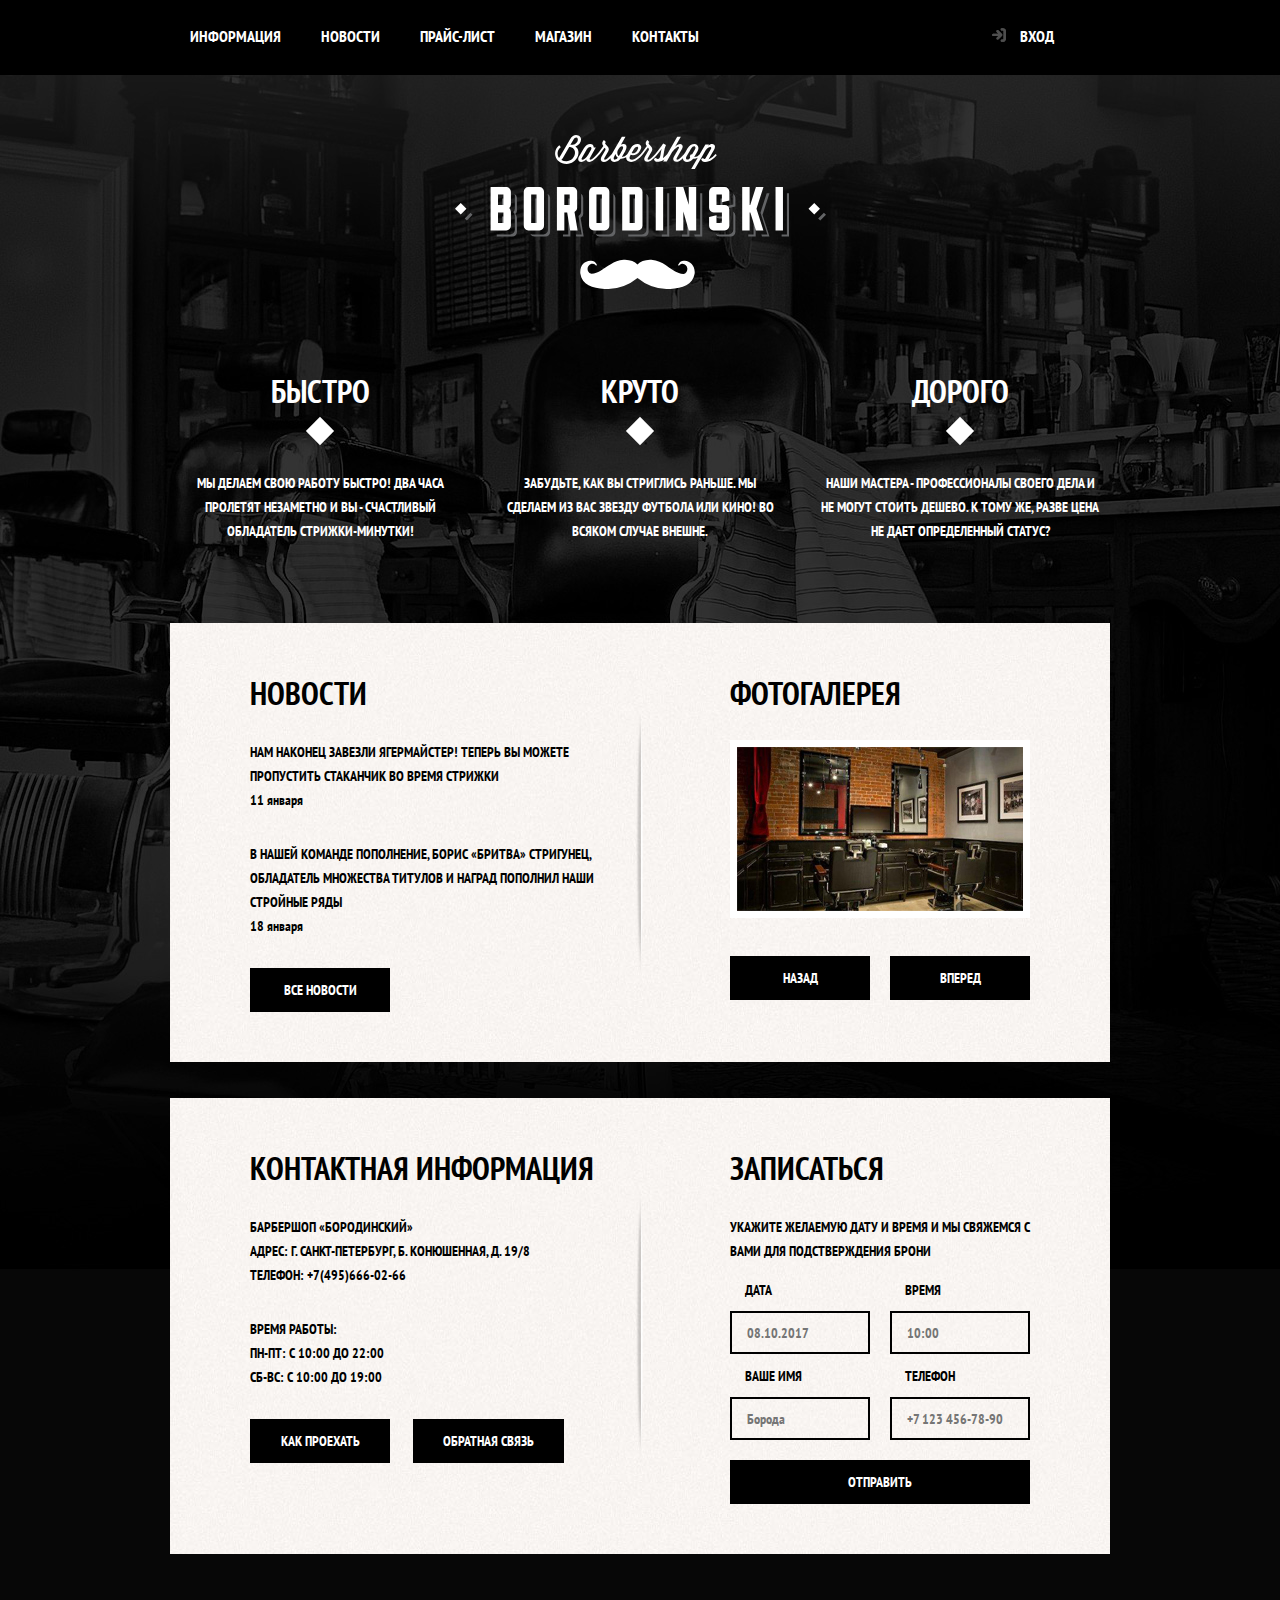
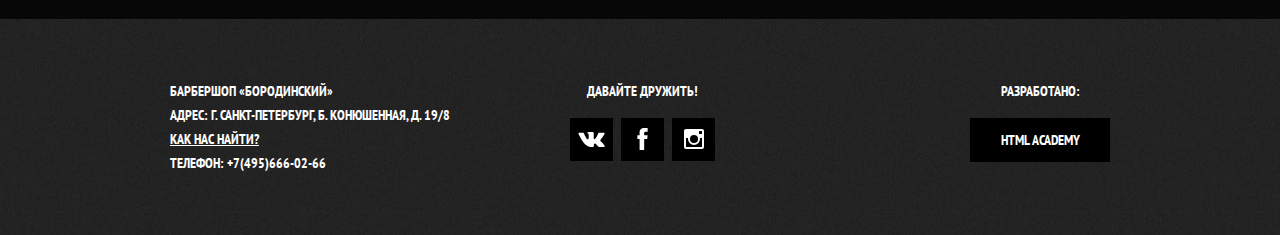
<file: index.html>
<!DOCTYPE html>
<html lang="ru">
  <head>
    <meta charset="utf-8">
    <title>HTML Academy: Барбершоп</title>
    <link href="https://fonts.googleapis.com/css?family=PT+Sans+Narrow:400,700&amp;subset=cyrillic" rel="stylesheet">
    <link href="css/normalize.css" rel="stylesheet">
    <link href="css/style.css" rel="stylesheet">
  </head>
  <body>
    <header class="main-header">
      <nav class="main-navigation">
        <div class="main-navigation-wrapper container">
          <ul class="site-navigation">
            <li><a href="info.html">Информация</a></li>
            <li><a href="news.html">Новости</a></li>
            <li><a href="price.html">Прайс-лист</a></li>
            <li><a href="catalog.html">Магазин</a></li>
            <li><a href="contacts.html">Контакты</a></li>
          </ul>
          <ul class="user-navigation">
            <li><a class="login-link" href="login.html">Вход</a></li>
          </ul>
        </div>
      </nav>
    </header>

    <main class="container">
      <a class="main-header-logo">
        <img src="img/index-logo.svg" alt="Логотип барбершопа «Бородинский»" width="371" height="155">
      </a>
      <h1 class="visually-hidden">Барбершоп «Бородинский»</h1>
      <section class="features">
        <h2 class="visually-hidden">Преимущества</h2>
        <ul class="features-list">
          <li class="feature-item">
            <h3>Быстро</h3>
            <p>
              Мы делаем свою работу быстро! Два часа пролетят незаметно и вы - счастливый обладатель стрижки-минутки!
            </p>
          </li>
          <li class="feature-item">
            <h3>Круто</h3>
            <p>
              Забудьте, как вы стриглись раньше. Мы сделаем из вас звезду футбола или кино! Во всяком случае внешне.
            </p>
          </li>
          <li class="feature-item">
            <h3>Дорого</h3>
            <p>
              Наши мастера - профессионалы своего дела и не могут стоить дешево. К тому же, разве цена не дает определенный статус?
            </p>
          </li>
        </ul>
      </section>
      <div class="index-column">
        <section class="news">
          <h2>Новости</h2>
          <ul class="news-list">
            <li class="news-item">
              <p>
                Нам наконец завезли ягермайстер! Теперь вы можете пропустить стаканчик во время стрижки
              </p>
              <time datetime="2018-01-11">11 января</time>
            </li>
            <li class="news-item">
              <p>
                В нашей команде пополнение, Борис «Бритва» Стригунец, обладатель множества титулов и наград пополнил наши стройные ряды
              </p>
              <time datetime="2018-01-18">18 января</time>
            </li>
          </ul>
          <a class="button" href="news.html">Все новости</a>
        </section>
        <section class="gallery">
          <h2>Фотогалерея</h2>
          <div class="gallery-wrapper">
            <figure class="gallery-content">
              <a href="#"><img src="img/interior.jpg" alt="Фото салона" width="286" height="164"></a>
            </figure>
            <button class="button gallery-button gallery-button-back" type="button">Назад</button>
            <button class="button gallery-button gallery-button-next" type="button">Вперед</button>
          </div>
        </section>
      </div>
      <div class="index-column">
        <section class="contacts">
          <h2>Контактная информация</h2>
          <p>
            Барбершоп «Бородинский»<br>
            Адрес: г. Санкт-Петербург, Б. Конюшенная, д. 19/8<br>
            Телефон: +7(495)666-02-66
          </p>
          <p>
            Время работы:<br>
            Пн-Пт: с 10:00 до 22:00<br>
            Сб-Вс: с 10:00 до 19:00
          </p>
          <a class="button" href="map.html">Как проехать</a>
          <a class="button" href="contacts.html">Обратная связь</a>
        </section>
        <section class="appointment">
          <h2>Записаться</h2>
          <p class="appointment-info">
            Укажите желаемую дату и время и мы свяжемся с вами для подстверждения брони
          </p>
          <form class="appointment-form" action="https://echo.htmlacademy.ru" method="post">
            <p class="appointment-item">
              <label for="date">Дата</label>
              <input type="text" name="date" value="" placeholder="08.10.2017" id="date">
            </p>
            <p class="appointment-item">
              <label for="time">Время</label>
              <input type="text" name="time" value="" placeholder="10:00" id="time">
            </p>
            <p class="appointment-item">
              <label for="name">Ваше имя</label>
              <input type="text" name="name" value="" placeholder="Борода" id="name">
            </p>
            <p class="appointment-item">
              <label for="phone">Телефон</label>
              <input type="tel" name="tel" value="" placeholder="+7 123 456-78-90" id="phone">
            </p>
            <button class="button appointment-button" type="submit">Отправить</button>
           </form>
        </section>
      </div>
    </main>
    <footer class="general-footer">
      <div class="general-footer-wrapper container">
        <p class="footer-contacts">
          Барбершоп «Бородинский»<br>
          Адрес: г. Санкт-Петербург, Б. Конюшенная, д. 19/8<br>
          <a href="map.html">Как нас найти?</a><br>
          Телефон: +7(495)666-02-66
        </p>
        <div class="footer-social">
          <span>Давайте дружить!</span>
          <ul>
            <li>
              <a class="social-button" href="#"><span class="visually-hidden">Вконтакте</span>
                <svg xmlns="http://www.w3.org/2000/svg" width="27" height="15" viewBox="0 0 26.14 14.91">
                  <path d="M26 13.47l-.09-.17a13.55 13.55 0 0 0-2.6-3q-.87-.83-1.1-1.12A1 1 0 0 1 22 8a10.27 10.27 0 0 1 1.22-1.78l.88-1.16q2.35-3.13 2-4L26 .94a.8.8 0 0 0-.4-.22 2.14 2.14 0 0 0-.87 0h-3.92a.51.51 0 0 0-.27 0h-.3a.6.6 0 0 0-.15.14.93.93 0 0 0-.14.24 22.22 22.22 0 0 1-1.46 3.06q-.5.84-.93 1.46a7 7 0 0 1-.71.91 4.94 4.94 0 0 1-.52.47q-.23.18-.35.15l-.23-.05a.9.9 0 0 1-.31-.33 1.49 1.49 0 0 1-.16-.53v-.55-.65-.57-1.12-1-.75a3.14 3.14 0 0 0 0-.62 2.12 2.12 0 0 0-.14-.44.73.73 0 0 0-.28-.33 1.57 1.57 0 0 0-.46-.18A9 9 0 0 0 12.57 0a8.93 8.93 0 0 0-3.25.33 1.83 1.83 0 0 0-.52.41q-.25.3-.07.33a1.67 1.67 0 0 1 1.16.59l.08.16a2.6 2.6 0 0 1 .19.63 6.32 6.32 0 0 1 .12 1 10.59 10.59 0 0 1 0 1.7q-.07.71-.13 1.1a2.21 2.21 0 0 1-.18.64 2.69 2.69 0 0 1-.16.3l-.07.07a1 1 0 0 1-.37.07.86.86 0 0 1-.46-.19 3.27 3.27 0 0 1-.56-.52 7 7 0 0 1-.66-.93q-.37-.6-.76-1.42l-.22-.39q-.2-.38-.56-1.11t-.62-1.43A.9.9 0 0 0 5.2.9h-.07a.93.93 0 0 0-.22-.16A1.44 1.44 0 0 0 4.6.65L.87.68A1 1 0 0 0 .1.94L0 1a.44.44 0 0 0 0 .22 1.08 1.08 0 0 0 .08.37Q.9 3.53 1.86 5.31t1.66 2.87Q4.23 9.27 5 10.24t1 1.24l.37.41.34.33a8.06 8.06 0 0 0 1 .78 16.34 16.34 0 0 0 1.4.9 7.6 7.6 0 0 0 1.79.72 6.19 6.19 0 0 0 2 .22h1.57a1.08 1.08 0 0 0 .72-.3l.05-.07a.9.9 0 0 0 .1-.25 1.38 1.38 0 0 0 0-.37 4.48 4.48 0 0 1 .09-1.05 2.77 2.77 0 0 1 .23-.71 1.74 1.74 0 0 1 .29-.4 1.19 1.19 0 0 1 .23-.2h.11a.86.86 0 0 1 .77.21 4.52 4.52 0 0 1 .83.79q.39.47.93 1.05a6.41 6.41 0 0 0 1 .87l.27.16a3.31 3.31 0 0 0 .71.3 1.53 1.53 0 0 0 .76.07l3.48-.05a1.58 1.58 0 0 0 .8-.17.68.68 0 0 0 .34-.37 1.06 1.06 0 0 0 0-.46 1.71 1.71 0 0 0-.1-.36z" fill="#fff">
                  </path>
                </svg>
              </a>
            </li>
            <li>
              <a class="social-button" href="#"><span class="visually-hidden">Фейсбук</span>
                <svg xmlns="http://www.w3.org/2000/svg" width="19" height="22" viewBox="0 0 10.15 21.74">
                  <path d="M3.34 1.12A4.77 4.77 0 0 1 6.53 0h3.61v3.81H7.81a1.07 1.07 0 0 0-1.09.83v2.55h3.42c-.08 1.23-.24 2.45-.41 3.67h-3v10.87H2.21V10.86H0V7.21h2.19V3.66a3.83 3.83 0 0 1 1.15-2.54z" fill="#fff">
                  </path>
              </a>
            </li>
            <li>
              <a class="social-button" href="#"><span class="visually-hidden">Инстаграм</span>
                <svg xmlns="http://www.w3.org/2000/svg" width="20" height="20" viewBox="0 0 20 20">
                  <path d="M18 0H2a2 2 0 0 0-2 2v16a2 2 0 0 0 2 2h16a2 2 0 0 0 2-2V2a2 2 0 0 0-2-2zm-8 6a4 4 0 1 1-4 4 4 4 0 0 1 4-4zM2.5 18a.47.47 0 0 1-.5-.5V9h2.1a3.4 3.4 0 0 0-.1 1 6 6 0 1 0 12 0 3.4 3.4 0 0 0-.1-1H18v8.5a.47.47 0 0 1-.5.5zM18 4.5a.47.47 0 0 1-.5.5h-2a.47.47 0 0 1-.5-.5v-2a.47.47 0 0 1 .5-.5h2a.47.47 0 0 1 .5.5z" fill="#fff">
                  </path>
                </svg>
              </a>
            </li>
          </ul>
        </div>
        <div class="footer-devs">
          <span>Разработано:</span>
          <a class="button" href="https://htmlacademy.ru">HTML Academy</a>
        </div>
      </div>
    </footer>
    <section class="modal modal-login">
      <h2>Личный кабинет</h2>
      <p>Введите пожалуйста свой логин и пароль</p>
      <form class="login-form" action="https://echo.htmlacademy.ru" method="post">
        <p>
          <label class="visually-hidden" for="user-login">Логин</label>
          <input class="login-icon-user" type="text" name="login" id="user-login" placeholder="Логин">
        </p>
        <p>
          <label class="visually-hidden" for="user-password">Пароль</label>
          <input class="login-icon-password" type="password" name="password" id="user-password" placeholder="Пароль">
        </p>
        <p>
          <label class="login-checkbox">
            <input type="checkbox" name="remember" checked>
            Запомнить меня
          </label>
          <a class="restore" href="#">Я забыл пароль</a>
        </p>
        <button class="button button-login" type="submit">Войти</button>
      </form>
      <button class="modal-close" type="button">Закрыть</button>
    </section>
    <section class="modal modal-map">
      <h2 class="visually-hidden">Как до нас добраться</h2>
      <img class="map" src="img/map.jpg" alt="Офис компании по адресу ул. Большая Конюшенная 19/8, Санкт-Петербург" width="780" height="574">
      <button class="modal-close" type="button">Закрыть</button>
    </section>
  </body>
</html>
</file>
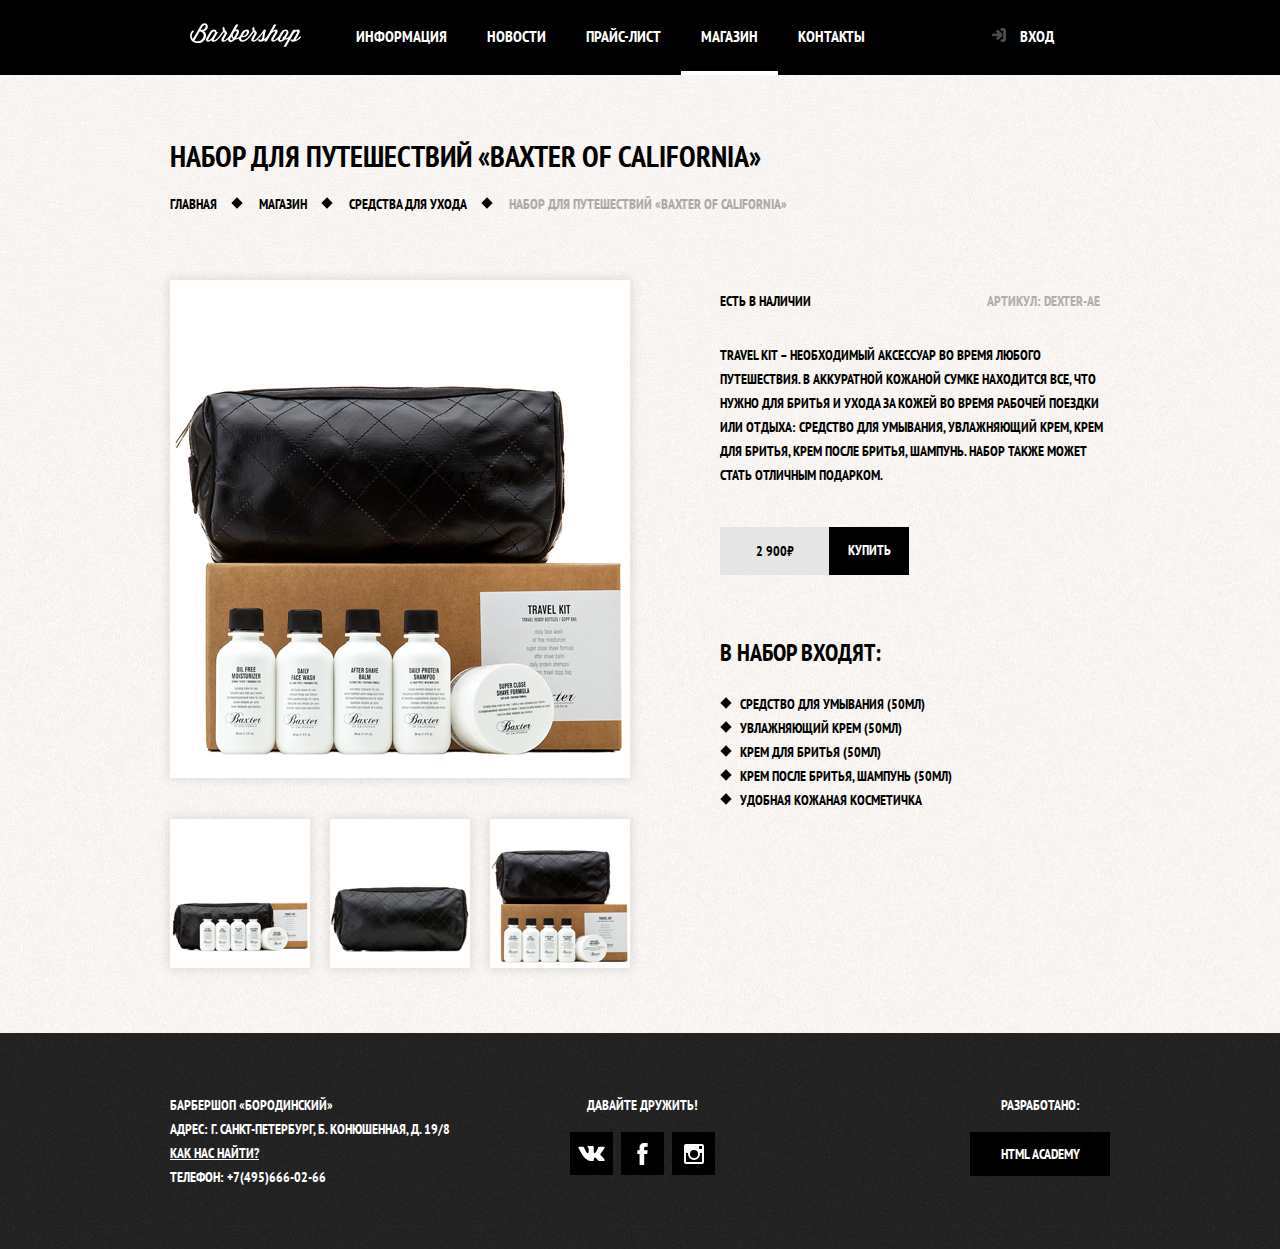
<file: catalog-item.html>
<!DOCTYPE html>
<html lang="ru">
  <head>
    <meta charset="utf-8">
    <title>Набор для путешествий «Baxter of California»</title>
    <link href="https://fonts.googleapis.com/css?family=PT+Sans+Narrow:400,700&amp;subset=cyrillic" rel="stylesheet">
    <link href="css/normalize.css" rel="stylesheet">
    <link href="css/style.css" rel="stylesheet">
  </head>
  <body class="inner-page">
    <header class="main-header">
      <nav class="main-navigation">
        <div class="main-navigation-wrapper container">
          <a class="general-header-logo" href="index.html">
            <img src="img/logo.svg" alt="Логотип барбершопа «Бородинский»" width="111" height="24">
          </a>
        <ul class="site-navigation">
          <li><a href="info.html">Информация</a></li>
          <li><a href="news.html">Новости</a></li>
          <li><a href="price.html">Прайс-лист</a></li>
          <li class="site-navigation-current"><a href="catalog.html">Магазин</a></li>
          <li><a href="contacts.html">Контакты</a></li>
        </ul>
        <ul class="user-navigation">
          <li><a class="login-link" href="login.html">Вход</a></li>
        </ul>
      </nav>
    </header>
    <main class="container">
      <h1 class="page-title">Набор для путешествий «Baxter of California»</h1>
      <ul class="breadcrumbs">
        <li><a href="index.html">Главная</a></li>
        <li><a href="shop.html">Магазин</a></li>
        <li><a href="catalog.html">Средства для ухода</a></li>
        <li class="breadcrumbs-current">Набор для путешествий «Baxter of California»</li>
      </ul>
      <div class="catalog-columns">
        <section class="item-photos">
          <h2 class="visually-hidden">Изображение товара</h2>
          <p><img class="item-photo-full" src="img/product-big.png" alt="Фото набора со всеми продуктами" width="460" height="498"></p>
          <ul class="item-photo-preview">
            <li><img src="img/product-small-1.png" alt="Фото набора поменьше 1" width="140" height="149"></li>
            <li><img src="img/product-small-2.png" alt="Фото набора поменьше 2" "140" height="149"></li>
            <li><img src="img/product-small-3.png" alt="Фото набора поменьше 3" "140" height="149"></li>
          </ul>
        </section>
        <section class="item-info">
          <h2 class="visually-hidden">О товаре</h2>
          <div class="item-additional">
            <p class="item-availability">Есть в наличии</p>
            <p class="item-article">Артикул: dexter-ae</p>
          </div>
          <p class="item-description">Travel Kit – необходимый аксессуар во время любого путешествия. В аккуратной кожаной сумке находится все, что нужно для бритья и ухода за кожей во время рабочей поездки или отдыха: средство для умывания, увлажняющий крем, крем для бритья, крем после бритья, шампунь. Набор также может стать отличным подарком.</p>
          <p class="item-price">
            <span>2 900₽</span>
            <a class="button" href="#">Купить</a>
          </p>
          <h3>В набор входят:</h3>
          <ul>
            <li>Средство для умывания (50мл)</li>
            <li>Увлажняющий крем (50мл)</li>
            <li>Крем для бритья (50мл)</li>
            <li>Крем после бритья, шампунь (50мл)</li>
            <li>Удобная кожаная косметичка</li>
          </ul>
        </section>
      </div>
    </main>
    <footer class="general-footer">
      <div class="general-footer-wrapper container">
        <p class="footer-contacts">
          Барбершоп «Бородинский»<br>
          Адрес: г. Санкт-Петербург, Б. Конюшенная, д. 19/8<br>
          <a href="map.html">Как нас найти?</a><br>
          Телефон: +7(495)666-02-66
        </p>
        <div class="footer-social">
          <span>Давайте дружить!</span>
          <ul>
            <li>
              <a class="social-button" href="#"><span class="visually-hidden">Вконтакте</span>
                <svg xmlns="http://www.w3.org/2000/svg" width="27" height="15" viewBox="0 0 26.14 14.91">
                  <path d="M26 13.47l-.09-.17a13.55 13.55 0 0 0-2.6-3q-.87-.83-1.1-1.12A1 1 0 0 1 22 8a10.27 10.27 0 0 1 1.22-1.78l.88-1.16q2.35-3.13 2-4L26 .94a.8.8 0 0 0-.4-.22 2.14 2.14 0 0 0-.87 0h-3.92a.51.51 0 0 0-.27 0h-.3a.6.6 0 0 0-.15.14.93.93 0 0 0-.14.24 22.22 22.22 0 0 1-1.46 3.06q-.5.84-.93 1.46a7 7 0 0 1-.71.91 4.94 4.94 0 0 1-.52.47q-.23.18-.35.15l-.23-.05a.9.9 0 0 1-.31-.33 1.49 1.49 0 0 1-.16-.53v-.55-.65-.57-1.12-1-.75a3.14 3.14 0 0 0 0-.62 2.12 2.12 0 0 0-.14-.44.73.73 0 0 0-.28-.33 1.57 1.57 0 0 0-.46-.18A9 9 0 0 0 12.57 0a8.93 8.93 0 0 0-3.25.33 1.83 1.83 0 0 0-.52.41q-.25.3-.07.33a1.67 1.67 0 0 1 1.16.59l.08.16a2.6 2.6 0 0 1 .19.63 6.32 6.32 0 0 1 .12 1 10.59 10.59 0 0 1 0 1.7q-.07.71-.13 1.1a2.21 2.21 0 0 1-.18.64 2.69 2.69 0 0 1-.16.3l-.07.07a1 1 0 0 1-.37.07.86.86 0 0 1-.46-.19 3.27 3.27 0 0 1-.56-.52 7 7 0 0 1-.66-.93q-.37-.6-.76-1.42l-.22-.39q-.2-.38-.56-1.11t-.62-1.43A.9.9 0 0 0 5.2.9h-.07a.93.93 0 0 0-.22-.16A1.44 1.44 0 0 0 4.6.65L.87.68A1 1 0 0 0 .1.94L0 1a.44.44 0 0 0 0 .22 1.08 1.08 0 0 0 .08.37Q.9 3.53 1.86 5.31t1.66 2.87Q4.23 9.27 5 10.24t1 1.24l.37.41.34.33a8.06 8.06 0 0 0 1 .78 16.34 16.34 0 0 0 1.4.9 7.6 7.6 0 0 0 1.79.72 6.19 6.19 0 0 0 2 .22h1.57a1.08 1.08 0 0 0 .72-.3l.05-.07a.9.9 0 0 0 .1-.25 1.38 1.38 0 0 0 0-.37 4.48 4.48 0 0 1 .09-1.05 2.77 2.77 0 0 1 .23-.71 1.74 1.74 0 0 1 .29-.4 1.19 1.19 0 0 1 .23-.2h.11a.86.86 0 0 1 .77.21 4.52 4.52 0 0 1 .83.79q.39.47.93 1.05a6.41 6.41 0 0 0 1 .87l.27.16a3.31 3.31 0 0 0 .71.3 1.53 1.53 0 0 0 .76.07l3.48-.05a1.58 1.58 0 0 0 .8-.17.68.68 0 0 0 .34-.37 1.06 1.06 0 0 0 0-.46 1.71 1.71 0 0 0-.1-.36z" fill="#fff">
                  </path>
                </svg>
              </a>
            </li>
            <li>
              <a class="social-button" href="#"><span class="visually-hidden">Фейсбук</span>
                <svg xmlns="http://www.w3.org/2000/svg" width="19" height="22" viewBox="0 0 10.15 21.74">
                  <path d="M3.34 1.12A4.77 4.77 0 0 1 6.53 0h3.61v3.81H7.81a1.07 1.07 0 0 0-1.09.83v2.55h3.42c-.08 1.23-.24 2.45-.41 3.67h-3v10.87H2.21V10.86H0V7.21h2.19V3.66a3.83 3.83 0 0 1 1.15-2.54z" fill="#fff">
                  </path>
              </a>
            </li>
            <li>
              <a class="social-button" href="#"><span class="visually-hidden">Инстаграм</span>
                <svg xmlns="http://www.w3.org/2000/svg" width="20" height="20" viewBox="0 0 20 20">
                  <path d="M18 0H2a2 2 0 0 0-2 2v16a2 2 0 0 0 2 2h16a2 2 0 0 0 2-2V2a2 2 0 0 0-2-2zm-8 6a4 4 0 1 1-4 4 4 4 0 0 1 4-4zM2.5 18a.47.47 0 0 1-.5-.5V9h2.1a3.4 3.4 0 0 0-.1 1 6 6 0 1 0 12 0 3.4 3.4 0 0 0-.1-1H18v8.5a.47.47 0 0 1-.5.5zM18 4.5a.47.47 0 0 1-.5.5h-2a.47.47 0 0 1-.5-.5v-2a.47.47 0 0 1 .5-.5h2a.47.47 0 0 1 .5.5z" fill="#fff">
                  </path>
                </svg>
              </a>
            </li>
          </ul>
        </div>
        <div class="footer-devs">
          <span>Разработано:</span>
          <a class="button" href="https://htmlacademy.ru">HTML Academy</a>
        </div>
      </div>
    </footer>
    <section class="modal modal-login">
      <h2>Личный кабинет</h2>
      <p>Введите пожалуйста свой логин и пароль</p>
      <form class="login-form" action="https://echo.htmlacademy.ru" method="post">
        <p>
          <label class="visually-hidden" for="user-login">Логин</label>
          <input class="login-icon-user" type="text" name="login" id="user-login" placeholder="Логин">
        </p>
        <p>
          <label class="visually-hidden" for="user-password">Пароль</label>
          <input class="login-icon-password" type="password" name="password" id="user-password" placeholder="Пароль">
        </p>
        <p>
          <label>
            <input type="checkbox" name="remember" checked>
            Запомнить меня
          </label>
          <a class="restore" href="#">Я забыл пароль</a>
        </p>
        <button class="button button-login" type="submit">Войти</button>
      </form>
      <button class="modal-close" type="button">Закрыть</button>
    </section>
  </body>
</html>
</file>
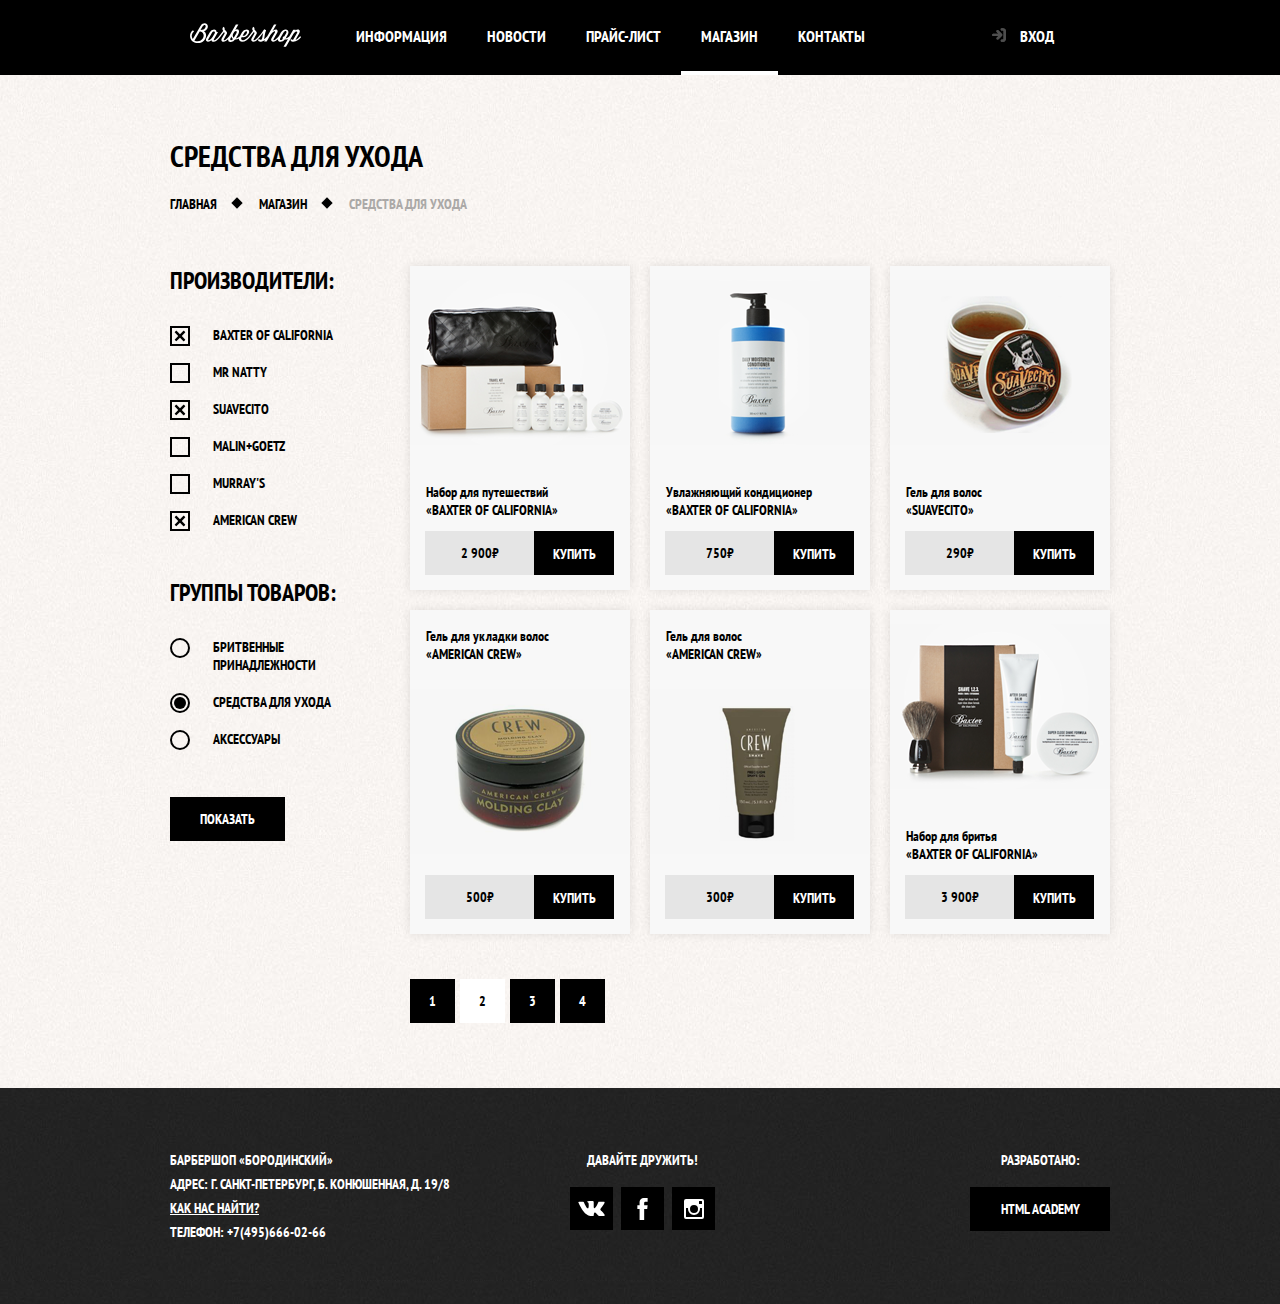
<file: catalog.html>
<!DOCTYPE html>
<html lang="ru">
  <head>
    <meta charset="utf-8">
    <title>Средства для ухода</title>
    <link href="https://fonts.googleapis.com/css?family=PT+Sans+Narrow:400,700&amp;subset=cyrillic" rel="stylesheet">
    <link href="css/normalize.css" rel="stylesheet">
    <link href="css/style.css" rel="stylesheet">
  </head>
  <body class="inner-page">
    <header class="main-header">
      <nav class="main-navigation">
        <div class="main-navigation-wrapper container">
          <a class="general-header-logo" href="index.html">
            <img src="img/logo.svg" alt="Логотип барбершопа «Бородинский»" width="111" height="24">
          </a>
          <ul class="site-navigation">
            <li><a href="info.html">Информация</a></li>
            <li><a href="news.html">Новости</a></li>
            <li><a href="price.html">Прайс-лист</a></li>
            <li class="site-navigation-current"><a href="catalog.html">Магазин</a></li>
            <li><a href="contacts.html">Контакты</a></li>
          </ul>
          <ul class="user-navigation">
            <li><a class="login-link" href="login.html">Вход</a></li>
          </ul>
        </div>
      </nav>
    </header>
    <main class="container">
      <h1 class="page-title">Средства для ухода</h1>
      <ul class="breadcrumbs">
        <li><a href="index.html">Главная</a></li>
        <li><a href="shop.html">Магазин</a></li>
        <li class="breadcrumbs-current">Средства для ухода</li>
      </ul>
      <div class="catalog-columns">
        <section class="filters">
          <h2 class="visually-hidden">Фильтр товаров</h2>
          <form action="https://echo.htmlacademy.ru" method="post">
            <fieldset>
              <legend>Производители:</legend>
              <ul>
                <li class="filter-option">
                  <input class="visually-hidden filter-input filter-input-checkbox" id="filter-baxter-of-california" name="baxter-of-california" type="checkbox" checked>
                  <label for="filter-baxter-of-california">Baxter of California</label>
                </li>
                <li class="filter-option">
                  <input class="visually-hidden filter-input filter-input-checkbox" id="filter-mr-natty" name="mr-natty" type="checkbox">
                  <label for="filter-mr-natty">Mr Natty</label>
                </li>
                <li class="filter-option">
                  <input class="visually-hidden filter-input filter-input-checkbox" id="filter-suavecito" name="suavecito" type="checkbox" checked>
                  <label for="filter-suavecito">Suavecito</label>
                </li>
                <li class="filter-option">
                  <input class="visually-hidden filter-input filter-input-checkbox" id="filter-malin-goetz" name="malin-goetz" type="checkbox">
                  <label for="filter-malin-goetz">Malin+Goetz</label>
                </li>
                <li class="filter-option">
                  <input class="visually-hidden filter-input filter-input-checkbox" id="filter-murrays" name="murrays" type="checkbox">
                  <label for="filter-murrays">Murray's</label>
                </li>
                <li class="filter-option">
                  <input class="visually-hidden filter-input filter-input-checkbox" id="filter-american-crew" name="american-crew" type="checkbox" checked>
                  <label for="filter-american-crew">American Crew</label>
                </li>
              </ul>
            </fieldset>
            <fieldset>
              <legend>Группы товаров:</legend>
              <ul>
                <li class="filter-option">
                  <input class="visually-hidden filter-input filter-input-radio" type="radio" name="product-type" value="shaving" id="filter-shaving">
                  <label for="filter-shaving">Бритвенные принадлежности</label>
                </li>
                <li class="filter-option">
                  <input class="visually-hidden filter-input filter-input-radio" type="radio" name="product-type" value="care" id="filter-care" checked>
                  <label for="filter-care">Средства для ухода</label>
                </li>
                <li class="filter-option">
                  <input class="visually-hidden filter-input filter-input-radio" type="radio" name="product-type" value="accessories" id="filter-accessories">
                  <label for="filter-accessories">Аксессуары</label>
                </li>
              </ul>
            </fieldset>
            <button class="button filter-button" type="submit">Показать</button>
          </form>
        </section>
        <section class="items">
          <h2 class="visually-hidden">Средства для ухода</h2>
          <ul class="item-list">
            <li class="item-card">
              <a href="catalog-item.html">
                <h3>
                  <span class="item-class">Набор для путешествий</span>
                  <span class="item-title">«Baxter of California»</span>
                </h3>
                <p>
                  <img class="item-pic" src="img/item-pic-1.png" alt="Набор для путешествий" width="220" height="165">
                </p>
              </a>
              <span class="item-price">
                <b>2 900₽</b>
                <a class="button" href="#">Купить</a>
              </span>
            </li>
            <li class="item-card">
              <a href="catalog-item.html">
                <h3>
                  <span class="item-class">Увлажняющий кондиционер</span>
                  <span class="item-title">«Baxter of California»</span>
                </h3>
                <p>
                  <img class="item-pic" src="img/item-pic-2.png" alt="Увлажняющий кондиционер" width="220" height="165">
                </p>
              </a>
              <span class="item-price">
                <b>750₽</b>
                <a class="button" href="#">Купить</a>
              </span>
            </li>
            <li class="item-card">
              <a href="catalog-item.html">
                <h3>
                  <span class="item-class">Гель для волос</span>
                  <span class="item-title">«Suavecito»</span>
                </h3>
                <p>
                  <img class="item-pic" src="img/item-pic-3.png" alt="Гель для волос" width="220" height="165">
                </p>
              </a>
              <span class="item-price">
                <b>290₽</b>
                <a class="button" href="#">Купить</a>
              </span>
            </li>
            <li class="item-card">
              <h3>
                <a href="catalog-item.html">
                  <span class="item-class">Гель для укладки волос</span>
                  <span class="item-title">«American crew»</span>
                </h3>
                <p>
                  <img class="item-pic" src="img/item-pic-4.png" alt="Гель для укладки волос" width="220" height="165">
                </p>
              </a>
              <span class="item-price">
                <b>500₽</b>
                <a class="button" href="#">Купить</a>
              </span>
            </li>
            <li class="item-card">
              <h3>
                <a href="catalog-item.html">
                  <span class="item-class">Гель для волос</span>
                  <span class="item-title">«American crew»</span>
                </h3>
                <p>
                  <img class="item-pic" src="img/item-pic-5.png" alt="Гель для волос" width="220" height="165">
                </p>
              </a>
              <span class="item-price">
                <b>300₽</b>
                <a class="button" href="#">Купить</a>
              </span>
            </li>
            <li class="item-card">
              <a href="catalog-item.html">
                <h3>
                  <span class="item-class">Набор для бритья</span>
                  <span class="item-title">«Baxter of California»</span>
                </h3>
                <p>
                  <img class="item-pic" src="img/item-pic-6.png" alt="Набор для бритья" width="220" height="165">
                </p>
              </a>
              <span class="item-price">
                <b>3 900₽</b>
                <a class="button" href="#">Купить</a>
              </span>
            </li>
          </ul>
          <ul class="pagination-list">
            <li class="pagination-item"><a href="#">1</a></li>
            <li class="pagination-item pagination-item-current"><a href="#">2</a></li>
            <li class="pagination-item"><a href="#">3</a></li>
            <li class="pagination-item"><a href="#">4</a></li>
          </ul>
        </section>
      </div>
    </main>
    <footer class="general-footer">
      <div class="general-footer-wrapper container">
        <p class="footer-contacts">
          Барбершоп «Бородинский»<br>
          Адрес: г. Санкт-Петербург, Б. Конюшенная, д. 19/8<br>
          <a href="map.html">Как нас найти?</a><br>
          Телефон: +7(495)666-02-66
        </p>
        <div class="footer-social">
          <span>Давайте дружить!</span>
          <ul>
            <li>
              <a class="social-button" href="#"><span class="visually-hidden">Вконтакте</span>
                <svg xmlns="http://www.w3.org/2000/svg" width="27" height="15" viewBox="0 0 26.14 14.91">
                  <path d="M26 13.47l-.09-.17a13.55 13.55 0 0 0-2.6-3q-.87-.83-1.1-1.12A1 1 0 0 1 22 8a10.27 10.27 0 0 1 1.22-1.78l.88-1.16q2.35-3.13 2-4L26 .94a.8.8 0 0 0-.4-.22 2.14 2.14 0 0 0-.87 0h-3.92a.51.51 0 0 0-.27 0h-.3a.6.6 0 0 0-.15.14.93.93 0 0 0-.14.24 22.22 22.22 0 0 1-1.46 3.06q-.5.84-.93 1.46a7 7 0 0 1-.71.91 4.94 4.94 0 0 1-.52.47q-.23.18-.35.15l-.23-.05a.9.9 0 0 1-.31-.33 1.49 1.49 0 0 1-.16-.53v-.55-.65-.57-1.12-1-.75a3.14 3.14 0 0 0 0-.62 2.12 2.12 0 0 0-.14-.44.73.73 0 0 0-.28-.33 1.57 1.57 0 0 0-.46-.18A9 9 0 0 0 12.57 0a8.93 8.93 0 0 0-3.25.33 1.83 1.83 0 0 0-.52.41q-.25.3-.07.33a1.67 1.67 0 0 1 1.16.59l.08.16a2.6 2.6 0 0 1 .19.63 6.32 6.32 0 0 1 .12 1 10.59 10.59 0 0 1 0 1.7q-.07.71-.13 1.1a2.21 2.21 0 0 1-.18.64 2.69 2.69 0 0 1-.16.3l-.07.07a1 1 0 0 1-.37.07.86.86 0 0 1-.46-.19 3.27 3.27 0 0 1-.56-.52 7 7 0 0 1-.66-.93q-.37-.6-.76-1.42l-.22-.39q-.2-.38-.56-1.11t-.62-1.43A.9.9 0 0 0 5.2.9h-.07a.93.93 0 0 0-.22-.16A1.44 1.44 0 0 0 4.6.65L.87.68A1 1 0 0 0 .1.94L0 1a.44.44 0 0 0 0 .22 1.08 1.08 0 0 0 .08.37Q.9 3.53 1.86 5.31t1.66 2.87Q4.23 9.27 5 10.24t1 1.24l.37.41.34.33a8.06 8.06 0 0 0 1 .78 16.34 16.34 0 0 0 1.4.9 7.6 7.6 0 0 0 1.79.72 6.19 6.19 0 0 0 2 .22h1.57a1.08 1.08 0 0 0 .72-.3l.05-.07a.9.9 0 0 0 .1-.25 1.38 1.38 0 0 0 0-.37 4.48 4.48 0 0 1 .09-1.05 2.77 2.77 0 0 1 .23-.71 1.74 1.74 0 0 1 .29-.4 1.19 1.19 0 0 1 .23-.2h.11a.86.86 0 0 1 .77.21 4.52 4.52 0 0 1 .83.79q.39.47.93 1.05a6.41 6.41 0 0 0 1 .87l.27.16a3.31 3.31 0 0 0 .71.3 1.53 1.53 0 0 0 .76.07l3.48-.05a1.58 1.58 0 0 0 .8-.17.68.68 0 0 0 .34-.37 1.06 1.06 0 0 0 0-.46 1.71 1.71 0 0 0-.1-.36z" fill="#fff">
                  </path>
                </svg>
              </a>
            </li>
            <li>
              <a class="social-button" href="#"><span class="visually-hidden">Фейсбук</span>
                <svg xmlns="http://www.w3.org/2000/svg" width="19" height="22" viewBox="0 0 10.15 21.74">
                  <path d="M3.34 1.12A4.77 4.77 0 0 1 6.53 0h3.61v3.81H7.81a1.07 1.07 0 0 0-1.09.83v2.55h3.42c-.08 1.23-.24 2.45-.41 3.67h-3v10.87H2.21V10.86H0V7.21h2.19V3.66a3.83 3.83 0 0 1 1.15-2.54z" fill="#fff">
                  </path>
              </a>
            </li>
            <li>
              <a class="social-button" href="#"><span class="visually-hidden">Инстаграм</span>
                <svg xmlns="http://www.w3.org/2000/svg" width="20" height="20" viewBox="0 0 20 20">
                  <path d="M18 0H2a2 2 0 0 0-2 2v16a2 2 0 0 0 2 2h16a2 2 0 0 0 2-2V2a2 2 0 0 0-2-2zm-8 6a4 4 0 1 1-4 4 4 4 0 0 1 4-4zM2.5 18a.47.47 0 0 1-.5-.5V9h2.1a3.4 3.4 0 0 0-.1 1 6 6 0 1 0 12 0 3.4 3.4 0 0 0-.1-1H18v8.5a.47.47 0 0 1-.5.5zM18 4.5a.47.47 0 0 1-.5.5h-2a.47.47 0 0 1-.5-.5v-2a.47.47 0 0 1 .5-.5h2a.47.47 0 0 1 .5.5z" fill="#fff">
                  </path>
                </svg>
              </a>
            </li>
          </ul>
        </div>
        <div class="footer-devs">
          <span>Разработано:</span>
          <a class="button" href="https://htmlacademy.ru">HTML Academy</a>
        </div>
      </div>
    </footer>
    <section class="modal modal-login">
      <h2>Личный кабинет</h2>
      <p>Введите пожалуйста свой логин и пароль</p>
      <form class="login-form" action="https://echo.htmlacademy.ruclass="login-form" " method="post">
        <p>
          <label class="visually-hidden" for="user-login">Логин</label>
          <input class="login-icon-user" type="text" name="login" id="user-login" placeholder="Логин">
        </p>
        <p>
          <label class="visually-hidden" for="user-password">Пароль</label>
          <input class="login-icon-password" type="password" name="password" id="user-password" placeholder="Пароль">
        </p>
        <p>
          <label>
            <input type="checkbox" name="remember" checked>
            Запомнить меня
          </label>
          <a class="restore" href="#">Я забыл пароль</a>
        </p>
        <button class="button button-login" type="submit">Войти</button>
      </form>
      <button class="modal-close" type="button">Закрыть</button>
    </section>
  </body>
</html>
</file>
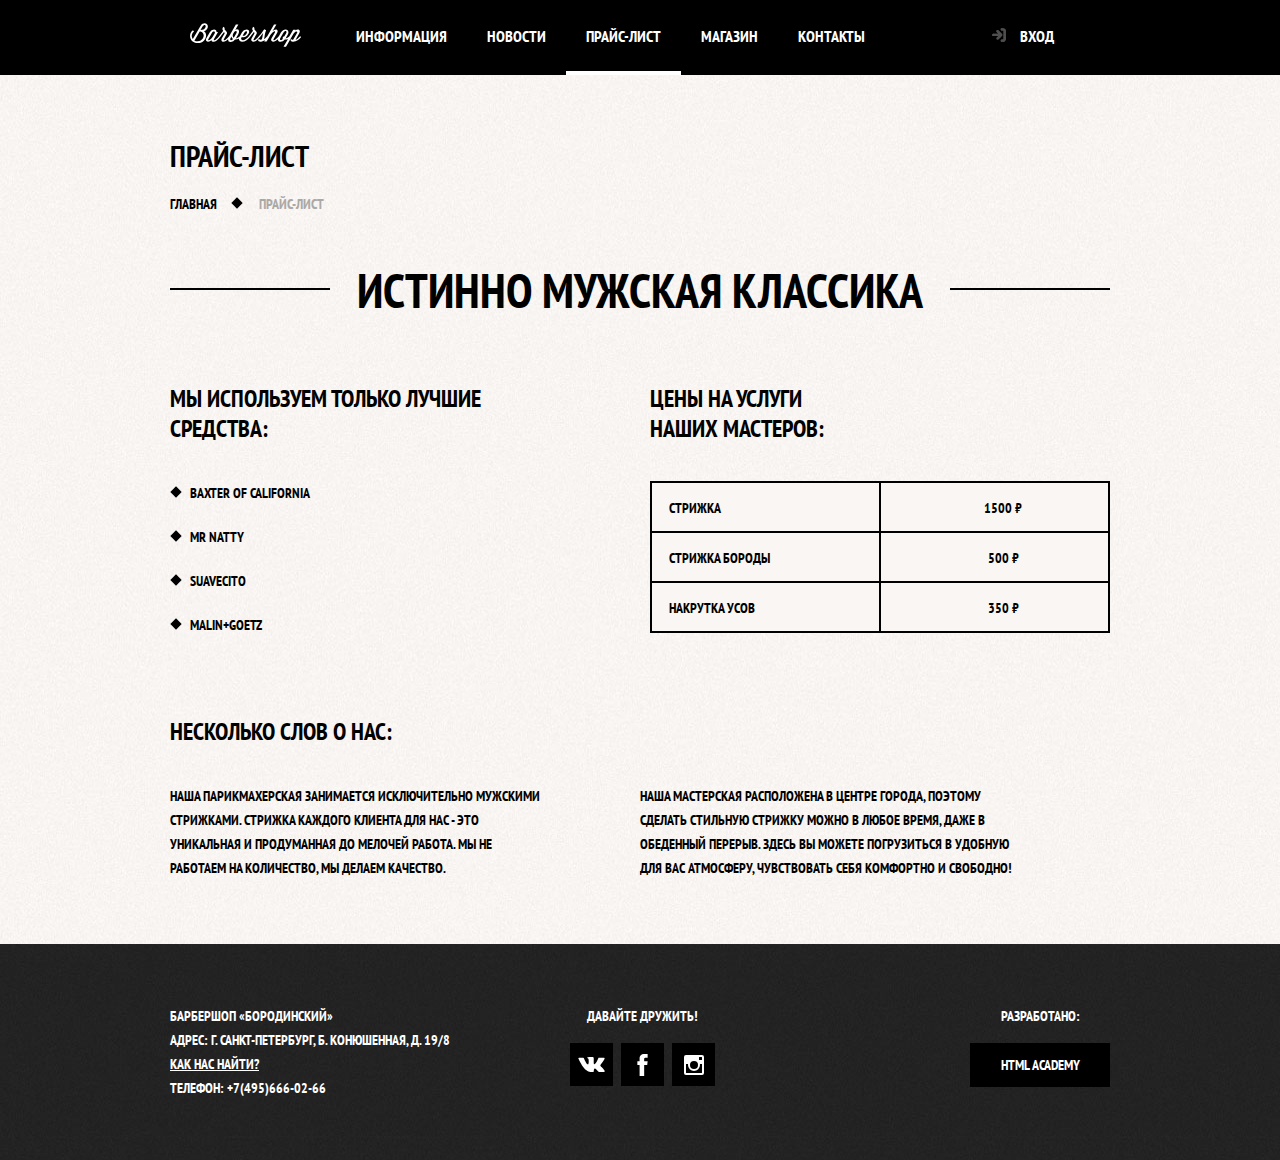
<file: price.html>
<!DOCTYPE html>
<html lang="ru">
  <head>
    <meta charset="utf-8">
    <title>Прайс-лист</title>
    <link href="https://fonts.googleapis.com/css?family=PT+Sans+Narrow:400,700&amp;subset=cyrillic" rel="stylesheet">
    <link href="css/normalize.css" rel="stylesheet">
    <link href="css/style.css" rel="stylesheet">
  </head>
  <body class="inner-page">
    <header class="main-header">
      <nav class="main-navigation">
        <div class="main-navigation-wrapper container">
          <a class="general-header-logo" href="index.html">
            <img src="img/logo.svg" alt="Логотип барбершопа «Бородинский»" width="111" height="24">
          </a>
          <ul class="site-navigation">
            <li><a href="info.html">Информация</a></li>
            <li><a href="news.html">Новости</a></li>
            <li class="site-navigation-current"><a href="price.html">Прайс-лист</a></li>
            <li><a href="catalog.html">Магазин</a></li>
            <li><a href="contacts.html">Контакты</a></li>
          </ul>
          <ul class="user-navigation">
            <li><a class="login-link" href="login.html">Вход</a></li>
          </ul>
        </div>
      </nav>
    </header>
    <main class="container">
      <h1 class="page-title">Прайс-лист</h1>
      <ul class="breadcrumbs">
        <li><a href="index.html">Главная</a></li>
        <li class="breadcrumbs-current">Прайс-лист</li>
      </ul>
      <b class="price-slogan">Истинно мужская классика</b>
      <div class="catalog-columns">
        <section class="use-products">
          <h2>Мы используем только лучшие средства:</h2>
          <ul>
            <li>Baxter of California</li>
            <li>Mr Natty</li>
            <li>Suavecito</li>
            <li>Malin+Goetz</li>
          </ul>
        </section>
        <section class="our-price">
          <h2>Цены на услуги<br>наших мастеров:</h2>
          <table class="price-table">
            <tr>
              <td>Стрижка</td>
              <td>1500 ₽</td>
            </tr>
            <tr>
              <td>Стрижка бороды</td>
              <td>500 ₽</td>
            </tr>
            <tr>
              <td>Накрутка усов</td>
              <td>350 ₽</td>
            </tr>
          </table>
        </section>
      </div>
      <section class="short-about-us">
        <h2>Несколько слов о нас:</h2>
        <div class="catalog-columns">
          <p class="about-us-info">Наша парикмахерская занимается исключительно мужскими стрижками. Стрижка каждого клиента для нас - это уникальная и продуманная до мелочей работа. Мы не работаем на количество, мы делаем качество.</p>
          <p class="about-us-info">Наша мастерская расположена в центре города, поэтому сделать стильную стрижку можно в любое время, даже в обеденный перерыв. Здесь вы можете погрузиться в удобную для вас атмосферу, чувствовать себя комфортно и свободно!</p>
        </div>
      </section>
    </main>
    <footer class="general-footer">
      <div class="general-footer-wrapper container">
        <p class="footer-contacts">
          Барбершоп «Бородинский»<br>
          Адрес: г. Санкт-Петербург, Б. Конюшенная, д. 19/8<br>
          <a href="map.html">Как нас найти?</a><br>
          Телефон: +7(495)666-02-66
        </p>
        <div class="footer-social">
          <span>Давайте дружить!</span>
          <ul>
            <li>
              <a class="social-button" href="#"><span class="visually-hidden">Вконтакте</span>
                <svg xmlns="http://www.w3.org/2000/svg" width="27" height="15" viewBox="0 0 26.14 14.91">
                  <path d="M26 13.47l-.09-.17a13.55 13.55 0 0 0-2.6-3q-.87-.83-1.1-1.12A1 1 0 0 1 22 8a10.27 10.27 0 0 1 1.22-1.78l.88-1.16q2.35-3.13 2-4L26 .94a.8.8 0 0 0-.4-.22 2.14 2.14 0 0 0-.87 0h-3.92a.51.51 0 0 0-.27 0h-.3a.6.6 0 0 0-.15.14.93.93 0 0 0-.14.24 22.22 22.22 0 0 1-1.46 3.06q-.5.84-.93 1.46a7 7 0 0 1-.71.91 4.94 4.94 0 0 1-.52.47q-.23.18-.35.15l-.23-.05a.9.9 0 0 1-.31-.33 1.49 1.49 0 0 1-.16-.53v-.55-.65-.57-1.12-1-.75a3.14 3.14 0 0 0 0-.62 2.12 2.12 0 0 0-.14-.44.73.73 0 0 0-.28-.33 1.57 1.57 0 0 0-.46-.18A9 9 0 0 0 12.57 0a8.93 8.93 0 0 0-3.25.33 1.83 1.83 0 0 0-.52.41q-.25.3-.07.33a1.67 1.67 0 0 1 1.16.59l.08.16a2.6 2.6 0 0 1 .19.63 6.32 6.32 0 0 1 .12 1 10.59 10.59 0 0 1 0 1.7q-.07.71-.13 1.1a2.21 2.21 0 0 1-.18.64 2.69 2.69 0 0 1-.16.3l-.07.07a1 1 0 0 1-.37.07.86.86 0 0 1-.46-.19 3.27 3.27 0 0 1-.56-.52 7 7 0 0 1-.66-.93q-.37-.6-.76-1.42l-.22-.39q-.2-.38-.56-1.11t-.62-1.43A.9.9 0 0 0 5.2.9h-.07a.93.93 0 0 0-.22-.16A1.44 1.44 0 0 0 4.6.65L.87.68A1 1 0 0 0 .1.94L0 1a.44.44 0 0 0 0 .22 1.08 1.08 0 0 0 .08.37Q.9 3.53 1.86 5.31t1.66 2.87Q4.23 9.27 5 10.24t1 1.24l.37.41.34.33a8.06 8.06 0 0 0 1 .78 16.34 16.34 0 0 0 1.4.9 7.6 7.6 0 0 0 1.79.72 6.19 6.19 0 0 0 2 .22h1.57a1.08 1.08 0 0 0 .72-.3l.05-.07a.9.9 0 0 0 .1-.25 1.38 1.38 0 0 0 0-.37 4.48 4.48 0 0 1 .09-1.05 2.77 2.77 0 0 1 .23-.71 1.74 1.74 0 0 1 .29-.4 1.19 1.19 0 0 1 .23-.2h.11a.86.86 0 0 1 .77.21 4.52 4.52 0 0 1 .83.79q.39.47.93 1.05a6.41 6.41 0 0 0 1 .87l.27.16a3.31 3.31 0 0 0 .71.3 1.53 1.53 0 0 0 .76.07l3.48-.05a1.58 1.58 0 0 0 .8-.17.68.68 0 0 0 .34-.37 1.06 1.06 0 0 0 0-.46 1.71 1.71 0 0 0-.1-.36z" fill="#fff">
                  </path>
                </svg>
              </a>
            </li>
            <li>
              <a class="social-button" href="#"><span class="visually-hidden">Фейсбук</span>
                <svg xmlns="http://www.w3.org/2000/svg" width="19" height="22" viewBox="0 0 10.15 21.74">
                  <path d="M3.34 1.12A4.77 4.77 0 0 1 6.53 0h3.61v3.81H7.81a1.07 1.07 0 0 0-1.09.83v2.55h3.42c-.08 1.23-.24 2.45-.41 3.67h-3v10.87H2.21V10.86H0V7.21h2.19V3.66a3.83 3.83 0 0 1 1.15-2.54z" fill="#fff">
                  </path>
              </a>
            </li>
            <li>
              <a class="social-button" href="#"><span class="visually-hidden">Инстаграм</span>
                <svg xmlns="http://www.w3.org/2000/svg" width="20" height="20" viewBox="0 0 20 20">
                  <path d="M18 0H2a2 2 0 0 0-2 2v16a2 2 0 0 0 2 2h16a2 2 0 0 0 2-2V2a2 2 0 0 0-2-2zm-8 6a4 4 0 1 1-4 4 4 4 0 0 1 4-4zM2.5 18a.47.47 0 0 1-.5-.5V9h2.1a3.4 3.4 0 0 0-.1 1 6 6 0 1 0 12 0 3.4 3.4 0 0 0-.1-1H18v8.5a.47.47 0 0 1-.5.5zM18 4.5a.47.47 0 0 1-.5.5h-2a.47.47 0 0 1-.5-.5v-2a.47.47 0 0 1 .5-.5h2a.47.47 0 0 1 .5.5z" fill="#fff">
                  </path>
                </svg>
              </a>
            </li>
          </ul>
        </div>
        <div class="footer-devs">
          <span>Разработано:</span>
          <a class="button" href="https://htmlacademy.ru">HTML Academy</a>
        </div>
      </div>
    </footer>
    <section class="modal modal-login">
      <h2>Личный кабинет</h2>
      <p>Введите пожалуйста свой логин и пароль</p>
      <form class="login-form" action="https://echo.htmlacademy.ru" method="post">
        <p>
          <label class="visually-hidden" for="user-login">Логин</label>
          <input class="login-icon-user" type="text" name="login" id="user-login" placeholder="Логин">
        </p>
        <p>
          <label class="visually-hidden" for="user-password">Пароль</label>
          <input class="login-icon-password" type="password" name="password" id="user-password" placeholder="Пароль">
        </p>
        <p>
          <label>
            <input type="checkbox" name="remember" checked>
            Запомнить меня
          </label>
          <a class="restore" href="#">Я забыл пароль</a>
        </p>
        <button class="button button-login" type="submit">Войти</button>
      </form>
      <button class="modal-close" type="button">Закрыть</button>
    </section>
  </body>
</html>
</file>
<file: css/style.css>
body {
  margin: 0;
  padding: 0;

  font-family: "PT Sans Narrow", Arial, sans-serif;
  font-size: 14px;
  line-height: 24px;
  text-transform: uppercase;
  font-weight: 700;
  color: #ffffff;

  background-color: #000000;
  background-image: url("../img/main-background.jpg");
  background-position: top center;
  background-repeat: no-repeat;
}

a {
  text-decoration: none;
}

img {
  max-width: 100%;
  height: auto;
}

.visually-hidden:not(:focus):not(:active),
input[type="checkbox"].visually-hidden,
input[type="radio"].visually-hidden {
  position: absolute;

  width: 1px;
  height: 1px;
  margin: -1px;
  border: 0;
  padding: 0;

  white-space: nowrap;

  clip-path: inset(100%);
  clip: rect(0 0 0 0);
  overflow: hidden;
}

.container {
  width: 940px;
  padding: 0 10px;
  margin: 0 auto;
}

.inner-page {
  color: #000000;

  background-color: #f9f6f3;
  background-image: url("../img/pattern-light.jpg");
  background-position: 0 0;
  background-repeat: repeat;
}

a {
  text-decoration: none;
}

.button {
  display: inline-block;
  padding: 10px 30px;
  margin-right: 20px;
  min-width: 80px;

  font: inherit;

  text-align: center;
  color: #ffffff;
  vertical-align: middle;
  text-transform: uppercase;

  background-color: #000000;
  border: none;
}

.button:focus,
.button:hover,
.button:active {
  background-color: #663d15;
}

.button.disabled,
.button:disabled {
  cursor: default;
  opacity: 0.5;
  background-color: #000000;
}

.general-header-logo {
  padding: 23px 20px;
}

.main-navigation {
  font-size: 16px;
  line-height: 20px;
  color: #ffffff;

  background-color: #000000;
}

.main-navigation ul {
  margin: 0;
  padding: 0;
}

.main-navigation-wrapper {
  display: flex;
  justify-content: space-between;
  margin-bottom: 60px;
}
.site-navigation {
  width: 620px;
}

.user-navigation {
  width: 140px;
}

.main-header-logo {
  display: block;
  text-align: center;
  margin-bottom: 75px;
}

.site-navigation,
.user-navigation {
  display: flex;
  flex-wrap: wrap;

  list-style: none;
}

.site-navigation a,
.user-navigation a {
  position: relative;

  display: block;
  padding: 26px 20px;
  padding-bottom: 29px;

  vertical-align: middle;
  color: #ffffff;
}

.site-navigation-current a::after{
  content: "";

  position: absolute;
  bottom: 0;
  left: 0;

  width: 100%;
  height: 4px;

  background-color: #fff;
}

.user-navigation .login-link {
  position: relative;
  padding-left: 50px;
}

.user-navigation .login-link::before {
  content:"";

  position: absolute;
  left: 21px;
  top: 27px;
  width: 16px;
  height: 18px;

  background-image: url("../img/login.svg");
  background-repeat: no-repeat;
  background-position: 0 0;

  opacity: 0.3;
}

.login-link:hover::before,
.login-link:focus::before,
.login-link:active::before {
  opacity: 1;
}

.site-navigation a:hover,
.site-navigation a:focus,
.user-navigation a:hover,
.user-navigation a:focus {
  background-color: #242424;
}

.features-list {
  justify-content: space-between;
  flex-wrap: wrap;
  margin: 0;
  padding: 0;
  display: flex;
  padding-bottom: 80px;

  list-style: none;
}

.feature-item {
  width: 300px;

  text-align: center;
}

.feature-item h3 {
  position: relative;

  margin: 0;
  margin-bottom: 60px;

  font-size: 32px;
  line-height: 40px;
}

.feature-item h3::after {
  content: "";

  position: absolute;
  top: 50px;
  left: 50%;

  margin-left: -10px;

  transform: rotate(45deg);

  width: 20px;
  height: 20px;
  background-color: #fff;
}

.feature-item p {
  margin: 0 10px;
}

.index-column {
  display: flex;
  justify-content: space-between;
  padding: 50px 80px;
  margin-bottom: 36px;

  color: #000000;

  background-color: #ffffff;
  background-image:
    url("../img/line.png"),
    url("../img/pattern-light.jpg");
  background-position:
    center,
    0 0;
  background-repeat:
    no-repeat,
    repeat;
}

.index-column h2 {
  margin: 0;
  margin-bottom: 27px;

  font-size: 32px;
  line-height: 40px;
}

.news {
  width: 380px;
}

.gallery {
  width: 300px;
}

.contacts {
  width: 380px;
}

.appointment {
  width: 300px;
}

.news-list {
  margin: 0;
  padding: 0;
  margin-bottom: 30px;

  list-style: none;
}

.news-item {
  margin: 0;
  padding: 0;
  margin-bottom: 30px;
}

.news-item p {
  margin: 0;
}

.news-item time {
  text-transform: none;
}

.gallery-wrapper {
  position: relative;
  height: 260px;
}

.gallery-content {
  height: 164px;
  margin: 0;

  background-color: #e5e5e5;
  border: 7px solid #ffffff;
}

.gallery-content img {
  width: 286px;
  height: 164px;
}

.gallery-button {
  box-sizing: border-box;
  position: absolute;
  bottom: 0;

  width: 140px;
  margin: 0;
}

.gallery-button-back {
  left: 0;
}

.gallery-button-next {
  right: 0;
}

.contacts p {
  margin: 0;
  margin-bottom: 30px;
}

.appointment-form {
  display: flex;
  flex-wrap: wrap;
  justify-content: space-between;
}

.appointment-info {
  margin: 0;
  margin-bottom: 15px;
}

.appointment-item input {
  box-sizing: border-box;
  width: 140px;
  padding-top: 8px;
  padding-left: 15px;
  padding-right: 15px;
  padding-bottom: 7px;

  font: inherit;

  background-color: transparent;
  border: 2px solid #000000;
}

.appointment-item {
  width: 140px;
  margin: 0;
  margin-bottom: 10px;
}

.appointment-item label {
  display: block;
  margin: 0;
  margin-bottom: 9px;
  margin-left: 15px;
}

.appointment-item input:focus {
  border-color: #663d15;
}

.appointment .button {
  display: block;
  width: 100%;
  margin-top: 10px;
  margin-right: 0;
}

.page-title {
  margin: 0;
  margin-bottom: 15px;
  padding: 0;

  font-size: 30px;
  line-height: 42px;
}

.breadcrumbs {
  display: flex;
  flex-wrap: wrap;
  justify-content: flex-start;
  padding: 0;
  margin: 0;
  margin-bottom: 50px;

  list-style: none;
}

.breadcrumbs li {
  position: relative;

  margin-right: 42px;
}

.breadcrumbs li:last-child {
  margin-right: 0;
}

.breadcrumbs li::after {
  content: "";

  position: absolute;
  right: -24px;
  top: 7px;

  width: 8px;
  height: 8px;

  transform: rotate(45deg);

  background-color: #000;
}

.breadcrumbs-current::after {
  display: none;
}

.breadcrumbs a {
  color: #000000;
}

.breadcrumbs a:hover,
.breadcrumbs a:focus{
  text-decoration: underline;
}

.breadcrumbs-current{
  color: #aba9a7;
}

.catalog-columns {
  display: flex;
  justify-content: space-between;
}

.filters {
  width: 180px;
}

.filters fieldset {
  border: none;
  margin: 0;
  padding: 0;
  margin-bottom: 30px;
}

.filter fieldset:first-child {
  margin-bottom: 35px;
}

.filters legend {
  margin-bottom: 30px;

  font-size: 24px;
  line-height: 30px;
}

.filters ul {
  margin: 0;
  padding: 0;

  list-style: none;
  line-height: 18px;
}

.filter-option {
  margin-bottom: 19px;
  margin-left: 43px;
}

.filter-option label {
  position: relative;

  display: block;

  cursor: pointer;
  user-select: none;
}

.filter-input-checkbox + label::before {
  content: "";

  position: absolute;
  left: -43px;
  top: 0;

  width: 16px;
  height: 16px;

  border: 2px solid #000000;
}

.filter-input-checkbox:checked + label::after {
  content: "";

  position: absolute;
  left: -39px;
  top:4px;

  width: 12px;
  height: 12px;

  background-image: url("../img/cross.svg");
  background-repeat: no-repeat;
  background-position: 0 0;
}

.filter-input-radio + label::before {
  content: "";

  position: absolute;
  left: -43px;
  top: 0;

  width: 16px;
  height: 16px;

  border: 2px solid #000000;
  border-radius: 50%;
}

.filter-input-radio:checked + label::after {
  content: "";

  position: absolute;
  left: -39px;
  top:4px;

  width: 12px;
  height: 12px;

  background-color: #000;
  border-radius: 50%;
}

.filter-input:hover + label,
.filter-input:focus + label {
  color: #663d15;
}

.filter-input:disabled + label {
  color: #000000;

  opacity: 0.5;
}

.items {
  width: 700px;
}

.item-list {
  display: flex;
  flex-wrap: wrap;
  padding: 0;
  margin: 0;
  margin-bottom: 25px;

  list-style: none;
}

.item-card {
  width: 220px;
  margin-right: 20px;
  margin-bottom: 20px;

  background-color: #f8f8f8;
  box-shadow: 0 0 10px rgba(0, 0, 0, 0.1);
}

.item-card:nth-child(3n) {
  margin-right: 0;
}

.item-card:hover {
  box-shadow: 0 0 10px rgba(0, 0, 0, 0.2);
}

.item-card a {
  display: flex;
  flex-direction: column;

  color: #000000;
}

.item-card h3 {
  order: 1;
  margin-top: 17px;
  margin-bottom: 12px;
  margin-left: 16px;
  margin-right: 15px;

  font-size: 14px;
  line-height: 18px;
}

.item-class {
  display: block;

  text-transform: none;
}

.item-pic {
  width: 220px;
  height: 165px;
  margin: 0;
}

.item-price {
  display: flex;
  margin: 15px;
  margin-top: 0;
}

.item-price b {
  width: 109px;
  box-sizing: border-box;
  padding: 13px 24px 11px;

  font-size: 14px;
  line-height: 18px;
  text-align: center;

  background-color: #e5e5e5;
}

.item-price .button {
  box-sizing: border-box;
  width: 80px;
  padding: 13px 18px 11px;
  margin-right: 0;

  line-height: 20px;
  color: #ffffff;
}

.pagination-list {
  display: flex;
  flex-wrap: wrap;

  padding: 0;
  margin: 0;

  list-style: none;
}

.pagination-item {
  margin-right: 5px;
}

.pagination-item:last-child {
  margin-right: 0;
}

.pagination-item a{
  display: block;
  padding: 10px 19px;

  color: #ffffff;

  background-color: #000000;
}

.pagination-item a:hover,
.pagination-item a:focus,
.pagination-item a:active {
  background-color: #663d15;
}

.pagination-item-current a{
  color: #000000;

  background-color: #ffffff;
}

.pagination-item-current a:hover,
.pagination-item-current a:focus,
.pagination-item-current a:active {
  color: #000000;

  background-color: #ffffff;
}

.item-photo-preview {
  display: flex;
  justify-content: space-between;
  flex-wrap: wrap;
  padding: 0;
  margin: 0;

  list-style: none;
}

.item-photo-preview li {
  width: 140px;
  height: 149px;
}

.item-photo-full {
  width: 460px;
  height: 498px;
  margin: 0;
  margin-bottom: 20px;
}

.item-photos img {
  box-shadow: 0 0 10px 2px rgba(0, 0, 0, 0.1);
}

.item-info {
  width: 390px;
  padding-top: 23px;
}

.item-additional {
  display: flex;
  justify-content: space-between;
  margin-bottom: 30px;
  padding-right: 10px;
}

.item-additional p {
  width: 200px;
}

.item-article {
  text-align: right;
  color: #aeaeae;
}

.item-info p {
  margin: 0;
}

.item-info .item-description {
  margin-bottom: 40px;
}

.item-info h3 {
  font-size: 24px;
  line-height: 30px;
}

.item-info .item-price {
  display: flex;
  margin-bottom: 63px;
}

.item-price span {
  width: 109px;
  padding: 14px 30px;
  box-sizing: border-box;

  line-height: 20px;
  text-align: center;

  background-color: #e5e5e5;
}

.item-price .product {
  padding-left: 17px;
  padding-right: 17px;
}
.item-info ul {
  margin: 0;
  padding: 0;
  list-style: none;
}

.item-info li {
  position: relative;

  padding-left: 20px;
}

.item-info li::before {
  content:"";

  position: absolute;
  left: 2px;
  top: 7px;

  width: 8px;
  height: 8px;
  transform: rotate(45deg);

  background-color: #000;
}

.price-slogan {
  position: relative;
  display: block;
  font-size: 48px;
  line-height: 48px;
  text-align: center;
  margin-bottom: 70px;
}

.price-slogan::before,
.price-slogan::after {
  content: "";

  position: absolute;
  top: 22px;

  width: 160px;
  height: 2px;

  background-color: #000;
}

.price-slogan::before {
  left: 0;
}

.price-slogan::after {
  right: 0;
}

.use-products h2,
.our-price h2,
.short-about-us h2 {
  margin: 0;
  padding: 0;
  margin-bottom: 37px;

  font-size: 24px;
  line-height: 30px;
}

.use-products ul {
  margin: 0;
  padding: 0;
  list-style: none;
}

.use-products li {
  margin-bottom: 20px;
  padding-left: 20px;
  position: relative;
}

.use-products li::before {
  content:"";

  position: absolute;
  left: 2px;
  top: 7px;

  width: 8px;
  height: 8px;
  transform: rotate(45deg);

  background-color: #000;
}

.price-table {
  border-collapse: collapse;
}

.price-table td {
  width: 230px;
  box-sizing: border-box;

  margin: 0;
  padding: 13px 0 11px 17px;

  border: 2px solid #000000;
  border-collapse: collapse;

  background-color: #f9f6f3;
}

.price-table td:nth-child(2) {
  text-align: center;
}

.use-products {
  width: 400px;
  margin-bottom: 60px;
}
.our-price {
  width: 460px;
  margin-bottom: 60px;
}

.about-us-info {
  margin: 0;
  padding: 0;
  width: 390px;
  height: 95px;
  margin-right: 90px;
}

.inner-page .main-footer {
  margin-top: 45px;
}

.general-footer {
  margin-top: 65px;
  padding: 60px 0;

  color: #ffffff;

  background-color: #232323;
  background-image: url("../img/pattern-dark.jpg");
  background-position: 0 0;
  background-repeat: repeat;
}

.general-footer-wrapper {
  display: flex;
}

.footer-contacts {
  margin: 0;
  width: 320px;
  margin-right: 80px;
}

.footer-contacts a{
  color: #ffffff;
  text-decoration: underline;
}
.footer-contacts a:hover,
.footer-contacts a:focus {
  text-decoration: none;
}

.footer-social {
  width: 145px;

  text-align: center;
}

.footer-social ul {
  display: flex;
  flex-wrap: wrap;
  justify-content: space-between;
  margin: 0 auto;
  padding: 0;

  list-style: none;
}

.social-button {
  display: flex;
  align-items: center;
  justify-content: center;
  width: 43px;
  height: 43px;

  background-color: #000000;
}

.social-button:hover,
.social-button:focus {
  background-color: #fff;
}

.social-button:hover path,
.social-button:focus path {
  fill: #000;
}

.footer-social span,
.footer-devs span {
  display: block;
  margin-bottom: 15px;
}

.footer-devs {
  margin: 0;
  margin-left: auto;

  text-align: center;
}

.footer-devs .button {
  display: block;
  margin-right: 0;
}

.footer-devs .button:hover,
.footer-devs .button:focus {
  color: #000000;

  background-color: #ffffff;
}

.modal {
  color: #000000;

  background-color: #ffffff;
  background-image: url("../img/pattern-light.jpg");
  background-position: 0 0;
  background-repeat: repeat;
}

.modal h2 {
  font-size: 30px;
  line-height: 42px;
}

.login-form input[type="text"],
.login-form input[type="password"] {
  font: inherit;
  color: #000000;
  text-transform: uppercase;

  background-color: #f9f6f3;
  border: 2px solid #000000;
}

.login-form input:focus {
  border-color: #663d15;
}

.login-checkbox:focus,
.login-checkbox:hover {
  color: #663d15;
}

.restore {
  color: #000000;
  text-decoration: underline;
}

.restore:hover,
.restore:focus {
  text-decoration: none;
}

.modal {
  display: none;
}
</file>
